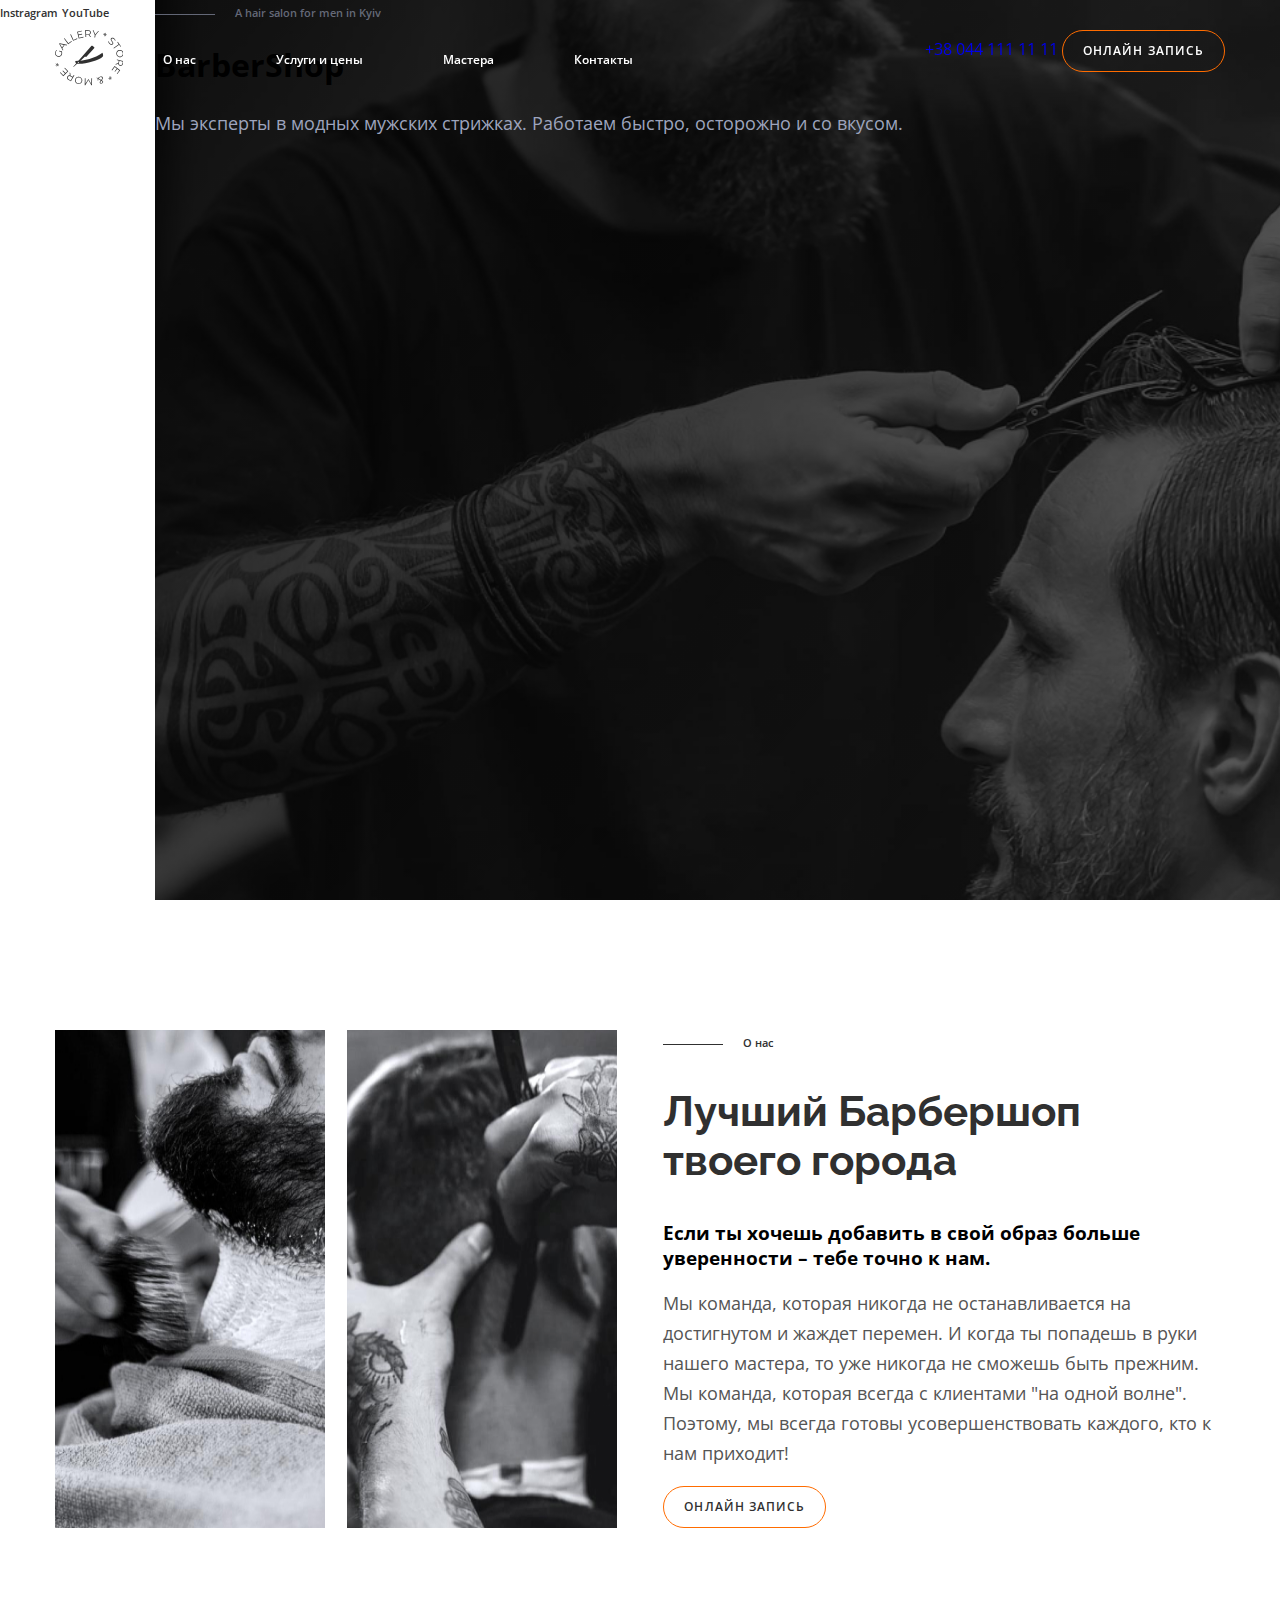
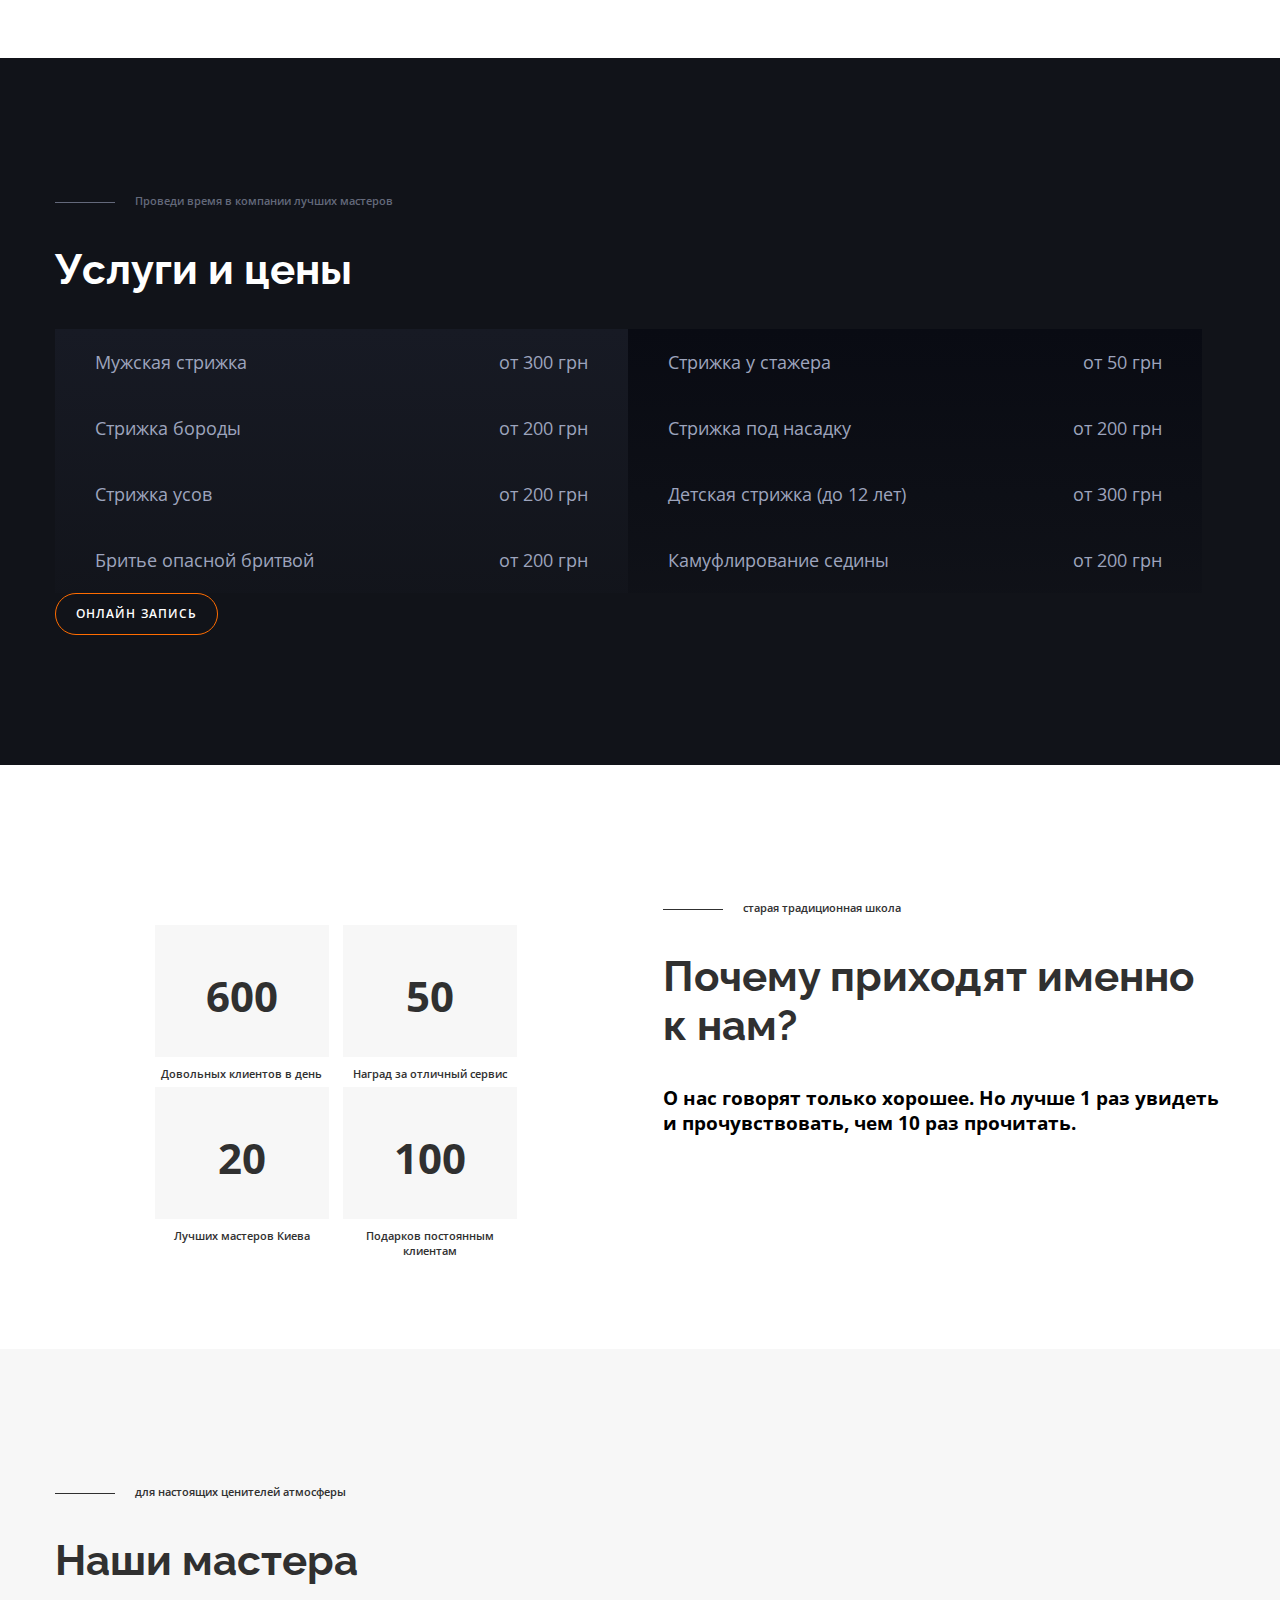
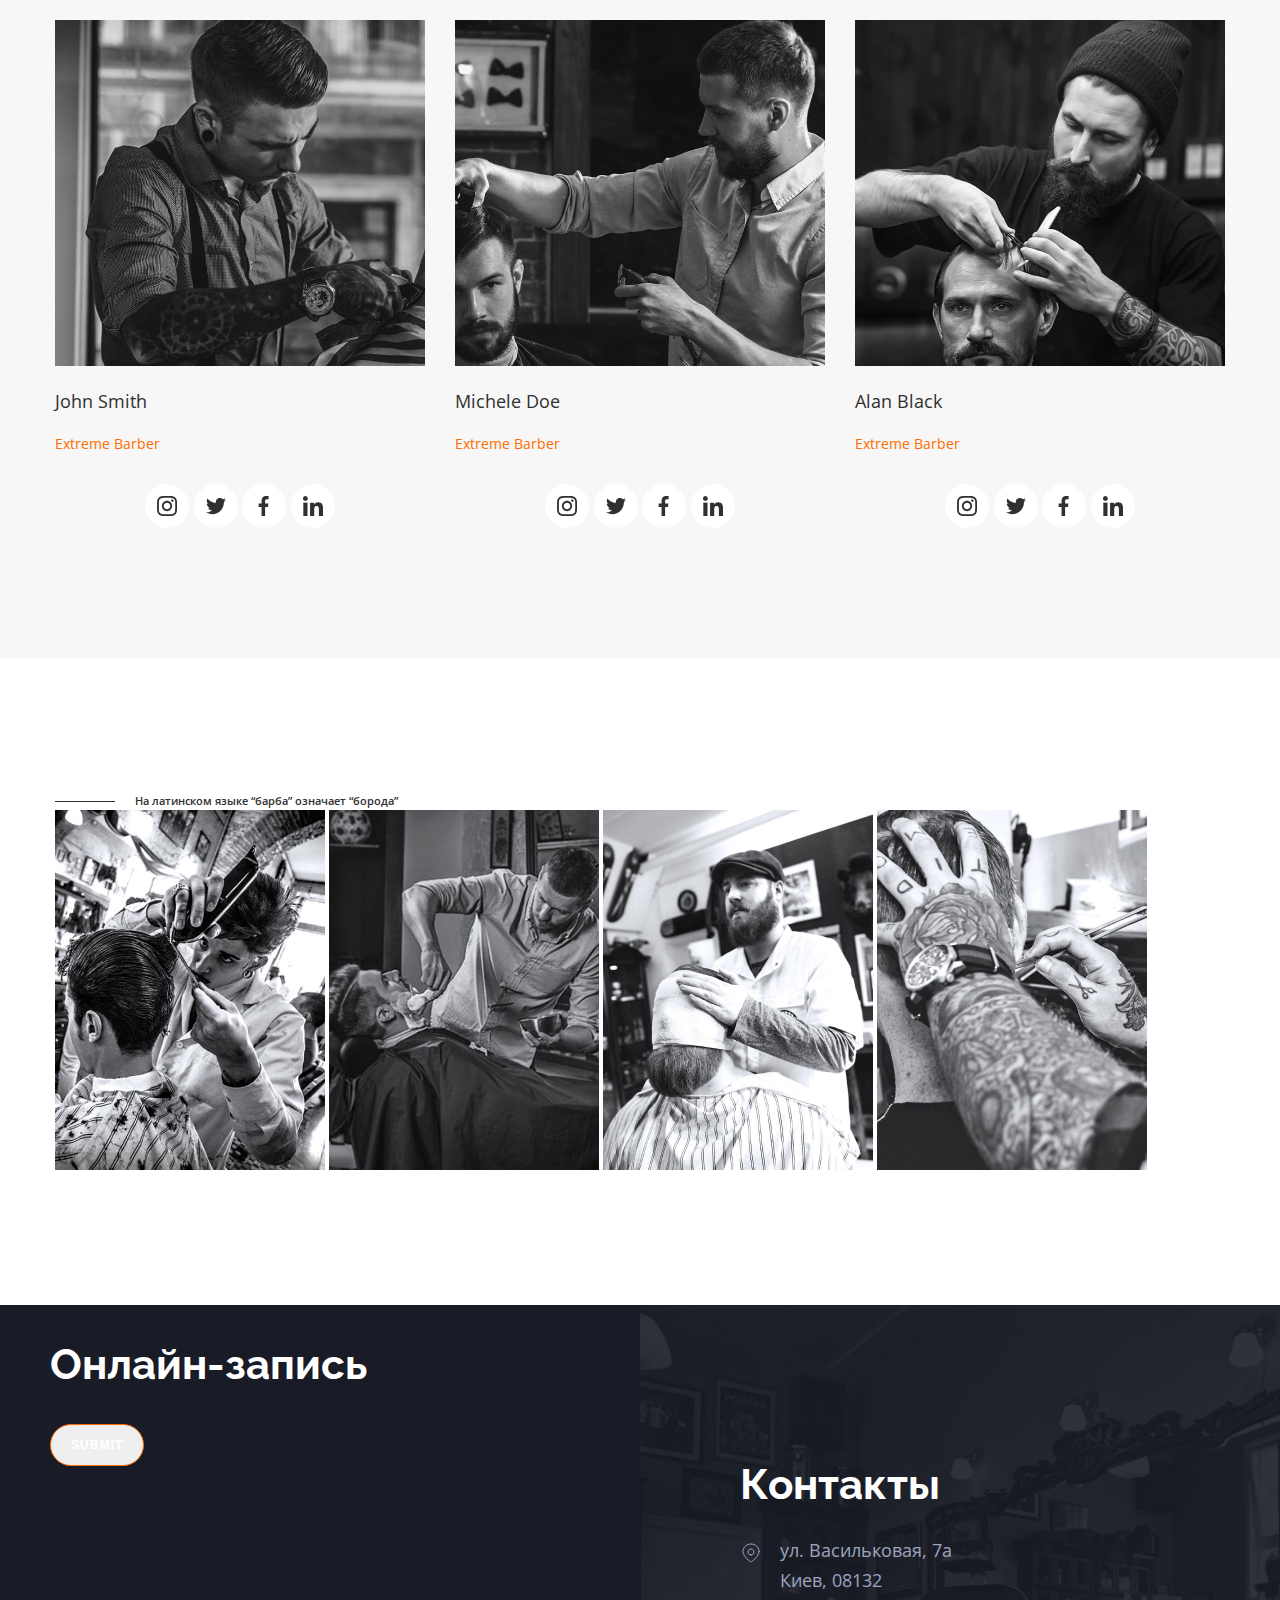
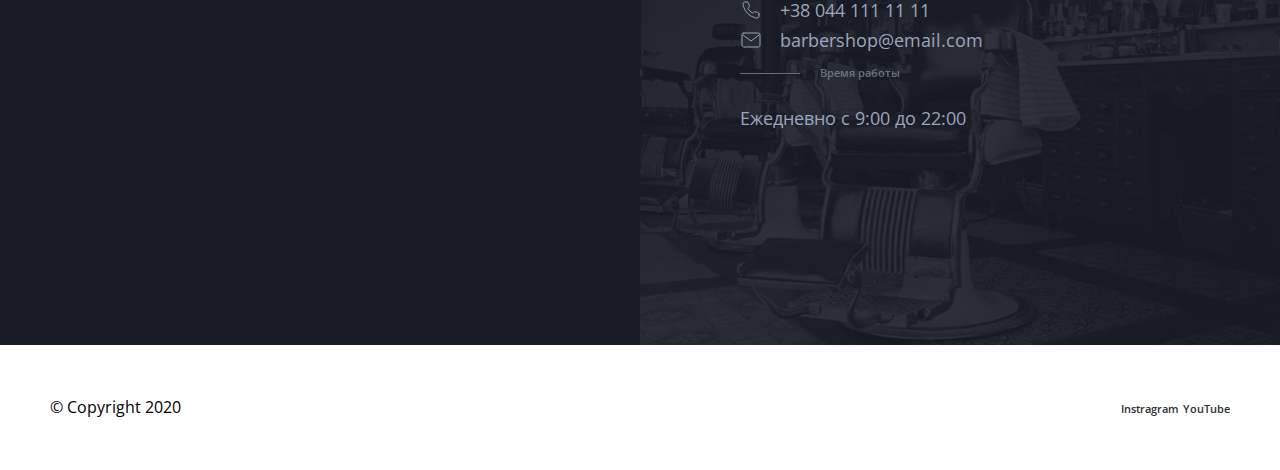
<file: index.html>
<!DOCTYPE html>
<html lang="ru">
<head>
    <meta charset="UTF-8">
    <meta http-equiv="X-UA-Compatible" content="IE=edge">
    <meta name="viewport" content="width=device-width, initial-scale=1.0">
    <title>Document</title>
    <link rel="preconnect" href="https://fonts.googleapis.com">
    <link rel="preconnect" href="https://fonts.gstatic.com" crossorigin>
    <link href="https://fonts.googleapis.com/css2?family=Open+Sans:wght@400;600;700&family=Raleway:wght@400;600&display=swap" rel="stylesheet">
    <link rel="stylesheet" href="./css/style.css">
</head>
<body>
    
    <header class="header">
        
        <!-- Sidebar -->
        <aside class="sidebar">
            <div class="social-box">
                <a href="#" class="social-link">Instragram</a>
                <a href="#" class="social-link">YouTube</a>
            </div>
        </aside>

        <!-- Navbar -->
        <nav class="navbar">
            <div class="nav-holder">
                <svg class="logo-img">
                    <use href='./images/icons/sprite.svg#icon-logo'></use>
                </svg>
                <ul class="nav-links">
                    <li><a href="#about-section" class="nav-link" >О нас</a></li>
                    <li><a href="#price-section" class="nav-link" >Услуги и цены</a></li>
                    <li><a href="#masters-section" class="nav-link" >Мастера</a></li>
                    <li><a href="#footer" class="nav-link" >Контакты</a></li>
                </ul>
            </div>
            <div class="btn-box">
                <a href="tel:+380441111111" class="phone-link">+38 044 111 11 11</a>
                <a href="#footer" class="primary-btn">Онлайн запись</a>
            </div>
        </nav>


        <!-- Slider -->
        <div class="slider">
            <div class="slide">
                <span lang="en" class="suptitle-secondary">A hair salon for men in Kyiv</span>
                <h1 class="hero-title">BarberShop</h1>
                <p class="hero-description">Мы эксперты в модных мужских стрижках. 
                    Работаем быстро, осторожно и со вкусом.</p>
            </div>
            <!-- <div class="slide">
                <span lang="en" class="suptitle-secondary">A hair salon for men in Kyiv</span>
                <h1 class="hero-title">BarberShop</h1>
                <p class="hero-description">Мы эксперты в модных мужских стрижках. 
                    Работаем быстро, осторожно и со вкусом.</p>
            </div>
            <div class="slide">
                <span lang="en" class="suptitle-secondary">A hair salon for men in Kyiv</span>
                <h1 class="hero-title">BarberShop</h1>
                <p class="hero-description">Мы эксперты в модных мужских стрижках. 
                    Работаем быстро, осторожно и со вкусом.</p>
            </div> -->
        </div>

    </header>


    <!-- Main content -->
    <main class="layout">
        
        <!-- About Us -->
        <section class="section-box about-section" id="about-section">
            <div class="about_image-box">
                <img src="./images/About/img_1.jpg" alt="Намазываем пеной">
                <img src="./images/About/img_2.jpg" alt="А потом вот так опасной бритвой бреем">
            </div>
            <div class="description-container">
                <span class="suptitle-primary">О нас</span>
                <h2 class="section-title">Лучший Барбершоп
                    твоего города</h2>
                <h3 class="section-subtitle">Если ты хочешь добавить в свой образ больше уверенности – тебе точно к нам.</h3>
                <p class="section-description">Мы команда, которая никогда не останавливается на достигнутом 
                    и жаждет перемен. И когда ты попадешь в руки нашего мастера, 
                    то уже никогда не сможешь быть прежним. Мы команда, которая всегда с клиентами "на одной волне". Поэтому, мы всегда готовы усовершенствовать каждого, кто к нам приходит!</p>
                <a href="#footer" class="primary-btn darken">Онлайн запись</a>
            </div>
        </section>

        <!-- Price -->
        <section class="section-box price-section" id="price-section">
            <span class="suptitle-secondary">Проведи время в компании лучших мастеров</span>
            <h2 class="section-title lighten">Услуги и цены</h2>
            <div class="price-box">
                <ul class="price-list">
                    <li class="price-item">
                        <p>Мужская стрижка</p>
                        <span>от 300 грн</span>
                    </li>
                    <li class="price-item">
                        <p>Стрижка бороды</p>
                        <span>от 200 грн</span>
                    </li>
                    <li class="price-item">
                        <p>Стрижка усов</p>
                        <span>от 200 грн</span>
                    </li>
                    <li class="price-item">
                        <p>Бритье опасной бритвой</p>
                        <span>от 200 грн</span>
                    </li>
                </ul>
                <ul class="price-list">
                    <li class="price-item">
                        <p>Cтрижка у стажера</p>
                        <span>от 50 грн</span>
                    </li>
                    <li class="price-item">
                        <p>Стрижка под насадку</p>
                        <span>от 200 грн</span>
                    </li>
                    <li class="price-item">
                        <p>Детская стрижка (до 12 лет)</p>
                        <span>от 300 грн</span>
                    </li>
                    <li class="price-item">
                        <p>Камуфлирование седины</p>
                        <span>от 200 грн</span>
                    </li>
                </ul>
                
            </div>
            <a href="#footer" class="primary-btn">Онлайн запись</a>
        </section>

        <!-- Why Us -->
        <section class="section-box why-us_section" id="why-section">
            <div class="number-container">
                <div class="number-box">
                    <p>600</p>
                    <span>Довольных клиентов в день</span>
                </div>
                <div class="number-box">
                    <p>50</p>
                    <span>Наград за отличный сервис </span>
                </div>
                <div class="number-box">
                    <p>20</p>
                    <span>Лучших мастеров Киева </span>
                </div>
                <div class="number-box">
                    <p>100</p>
                    <span>Подарков постоянным клиентам</span>
                </div>
            </div>
            <div class="description-container">
                <span class="suptitle-primary">старая традиционная школа</span>
                <h2 class="section-title">Почему приходят именно к нам?</h2>
                <h3 class="section-subtitle">О нас говорят только хорошее. Но лучше 1 раз увидеть и прочувствовать, чем 10 раз прочитать. </h3>
            </div>
        </section>

        <!-- Our masters -->
        <section class="section-box master-box" id="masters-section">
            <span class="suptitle-primary">для настоящих ценителей атмосферы</span>
            <h2 class="section-title">Наши мастера</h2>
            <ul class="masters-list">
                <li class="master-card">
                    <img src="./images/Masters/img1.jpg" alt="John Smith photo">
                    <p>John Smith</p>
                    <span>Extreme Barber</span>
                    <div class="master-social-box">
                        <a href="" class="master-social-link">
                            <svg>
                                <use href='./images/icons/sprite.svg#icon-instagram' ></use>
                            </svg>
                        </a>
                        <a href="" class="master-social-link">
                            <svg>
                                <use href='./images/icons/sprite.svg#icon-twitter' ></use>
                            </svg>
                        </a>
                        <a href="" class="master-social-link">
                            <svg>
                                <use href='./images/icons/sprite.svg#icon-facebook' ></use>
                            </svg>
                        </a>
                        <a href="" class="master-social-link">
                            <svg>
                                <use href='./images/icons/sprite.svg#icon-linkedin' ></use>
                            </svg>
                        </a>
                    </div>
                </li>
                <li class="master-card">
                    <img src="./images/Masters/img2.jpg" alt="Michele Doe photo">
                    <p>Michele Doe</p>
                    <span>Extreme Barber</span>
                    <div class="master-social-box">
                        <a href="" class="master-social-link">
                            <svg>
                                <use href='./images/icons/sprite.svg#icon-instagram' ></use>
                            </svg>
                        </a>
                        <a href="" class="master-social-link">
                            <svg>
                                <use href='./images/icons/sprite.svg#icon-twitter' ></use>
                            </svg>
                        </a>
                        <a href="" class="master-social-link">
                            <svg>
                                <use href='./images/icons/sprite.svg#icon-facebook' ></use>
                            </svg>
                        </a>
                        <a href="" class="master-social-link">
                            <svg>
                                <use href='./images/icons/sprite.svg#icon-linkedin' ></use>
                            </svg>
                        </a>
                    </div>
                </li>
                <li class="master-card">
                    <img src="./images/Masters/img3.jpg" alt="Alan Black photo">
                    <p>Alan Black</p>
                    <span>Extreme Barber</span>
                    <div class="master-social-box">
                        <a href="" class="master-social-link">
                            <svg>
                                <use href='./images/icons/sprite.svg#icon-instagram' ></use>
                            </svg>
                        </a>
                        <a href="" class="master-social-link">
                            <svg>
                                <use href='./images/icons/sprite.svg#icon-twitter' ></use>
                            </svg>
                        </a>
                        <a href="" class="master-social-link">
                            <svg>
                                <use href='./images/icons/sprite.svg#icon-facebook' ></use>
                            </svg>
                        </a>
                        <a href="" class="master-social-link">
                            <svg>
                                <use href='./images/icons/sprite.svg#icon-linkedin' ></use>
                            </svg>
                        </a>
                    </div>
                </li>
            </ul>
        </section>

        <!-- Gallery -->
        <section class="section-box">
            <span class="suptitle-primary">На латинском языке “барба” означает “борода”</span>
            <div class="image-gallery">
                <img src="./images/Gallery/image-1.jpg" alt="Стрижка машинкой">
                <img src="./images/Gallery/image-2.jpg" alt="Намазывание пеной">
                <img src="./images/Gallery/image-3.jpg" alt="Пропаривание лица">
                <img src="./images/Gallery/image-4.jpg" alt="Стрижка опасной бритвой">
            </div>
        </section>

    </main>

    <!-- Footer -->
    <footer class="footer" id="footer">
        <div class="footer-form">
            <h2 class="section-title lighten">Онлайн-запись</h2>
            <form action="">
                <input type='submit' class="primary-btn"/>
            </form>
        </div> 
        <div class="footer-contacts">
            <h2 class="section-title lighten">Контакты</h2>
            <div class="contacts-box">
                <adress>ул. Васильковая, 7а<br>
                Киев, 08132
                </adress>
                <a href="tel:">+38 044 111 11 11</a>
                <a href="mailto:">barbershop@email.com</a>
            </div>

            <div class="schedule-box">
                <span class="suptitle-secondary">Время работы</span>
                <p>Ежедневно с 9:00 до 22:00</p>
            </div>

        </div>
    </footer>
    
    <div class="copyright">
        <p class="copy-text">&copy; Copyright <span>2020</span></p>
        <div class="social-box">
            <a href="#" class="social-link">Instragram</a>
            <a href="#" class="social-link">YouTube</a>
        </div>
    </div>

</body>
</html>
</file>
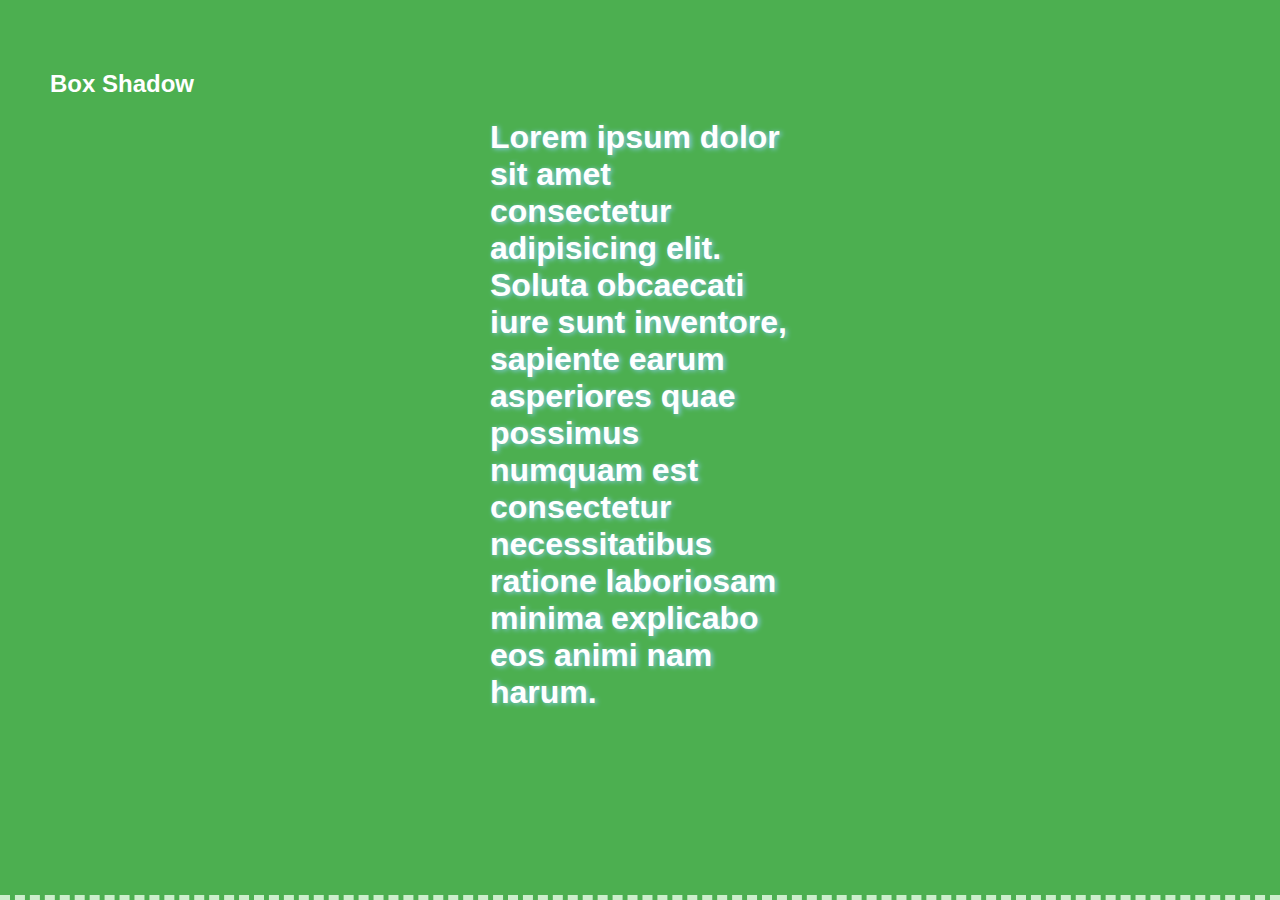
<file: Examples/index.html>
<!DOCTYPE html>
<html lang="en">
<head>
    <meta charset="UTF-8">
    <meta http-equiv="X-UA-Compatible" content="IE=edge">
    <meta name="viewport" content="width=device-width, initial-scale=1.0">
    <title>Code Sandbox</title>
    <link rel='stylesheet' href="./css/style.css"/>
</head>
<body>
    <!-- <h1>Lesson 7</h1>
    <ul>
        <li><p>Images</p></li>
        <li><p>Backgrounds</p></li>
        <li><p>Pseudoelements/classes</p></li>
        <li><p>Gradients</p></li>
        <li><p>Box Shadow</p></li> 
    </ul>



    <section id="first">
        <h2>Backgrounds</h2>

        <div class="background-box">

        </div>


    </section> -->


    <!-- Pseudoelements/classes -->
    <!-- <section id="second">
        <h2>Pseudoelements/classes</h2>

        <div class="pseudo-box">
            <span>Pseudoelements!</span>
        </div>
    </section> -->


    <!-- Gradients -->
    <!-- <section id="third">
        <h2>Gradients</h2>
        
        <div class="gradient-box"></div>
    </section> -->


    <!-- Box Shadow -->
    <section id="fourth">
        <h2>Box Shadow</h2>

        <div class="shadow-box">
            <h1>
                Lorem ipsum dolor sit amet consectetur adipisicing elit. Soluta obcaecati iure sunt inventore, sapiente earum asperiores quae possimus numquam est consectetur necessitatibus ratione laboriosam minima explicabo eos animi nam harum.
            </h1>
        </div>
    </section>

</body>
</html>
</file>
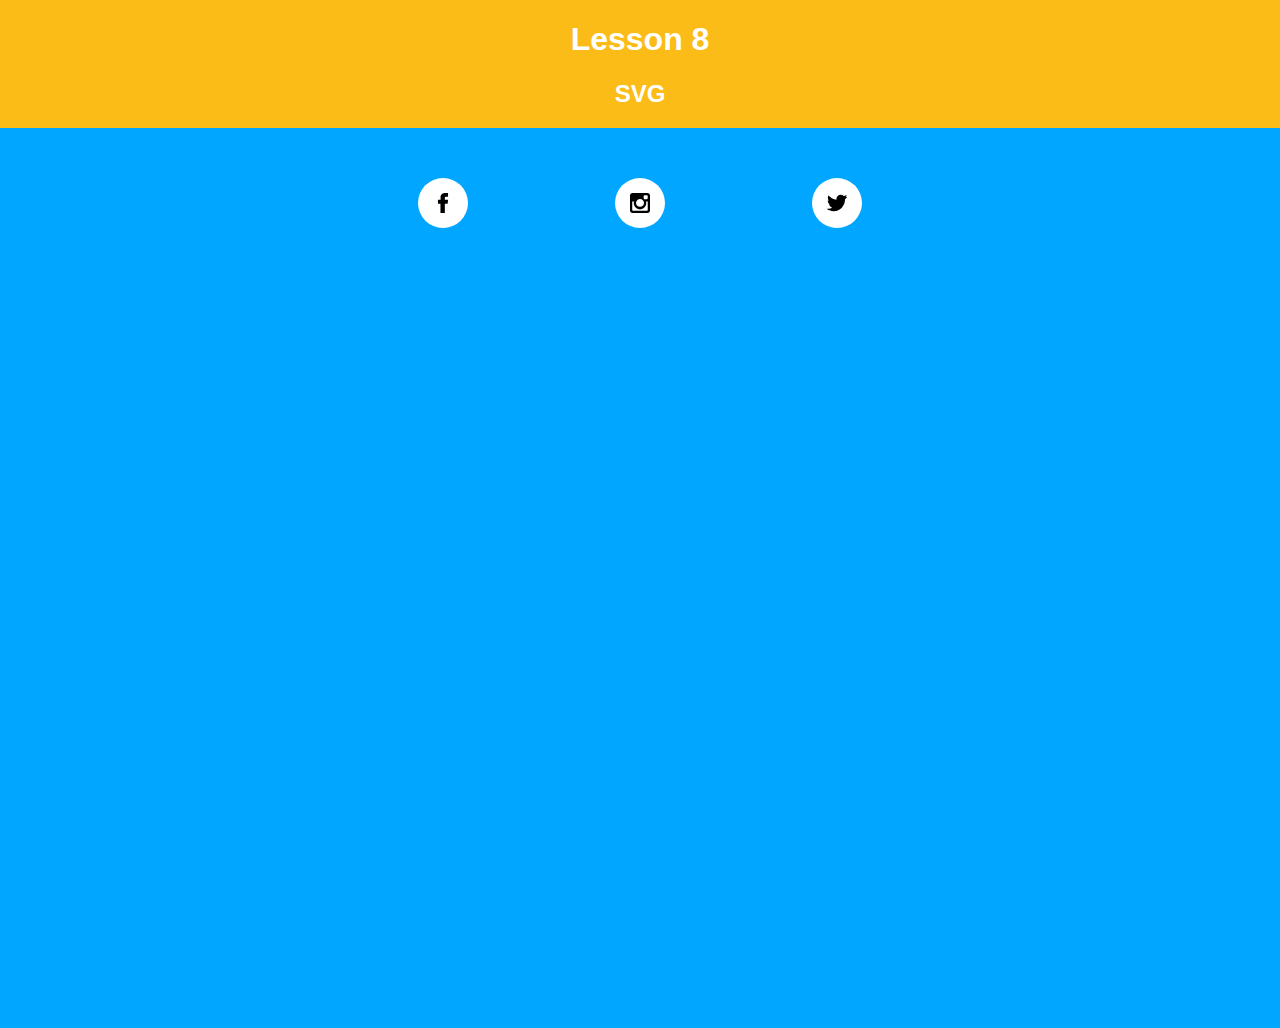
<file: Examples/08/index.html>
<!DOCTYPE html>
<html lang="en">
<head>
    <meta charset="UTF-8">
    <meta http-equiv="X-UA-Compatible" content="IE=edge">
    <meta name="viewport" content="width=device-width, initial-scale=1.0">
    <title>Code Sandbox</title>
    <link rel='stylesheet' href="./css/style.css"/>
</head>
<body>
    <header>
        <h1>Lesson 8</h1>
        <h2>SVG</h2>
    </header>


    <footer>
        <div class="footer-wrapper">
            <a href="#" class="social-link facebook">
                <svg>
                    <use href='./images/sprite.svg#icon-facebook' ></use>
                </svg>
            </a>
            <a href="#" class="social-link instagram">
                <svg>
                    <use href='images/sprite.svg#icon-instagram' ></use>
                </svg>
            </a>
            <a href="#" class="social-link twitter">
                <svg>
                    <use href='images/sprite.svg#icon-twitter'></use>
                </svg>
            </a>
        </div>
    </footer>


</body>
</html>
</file>
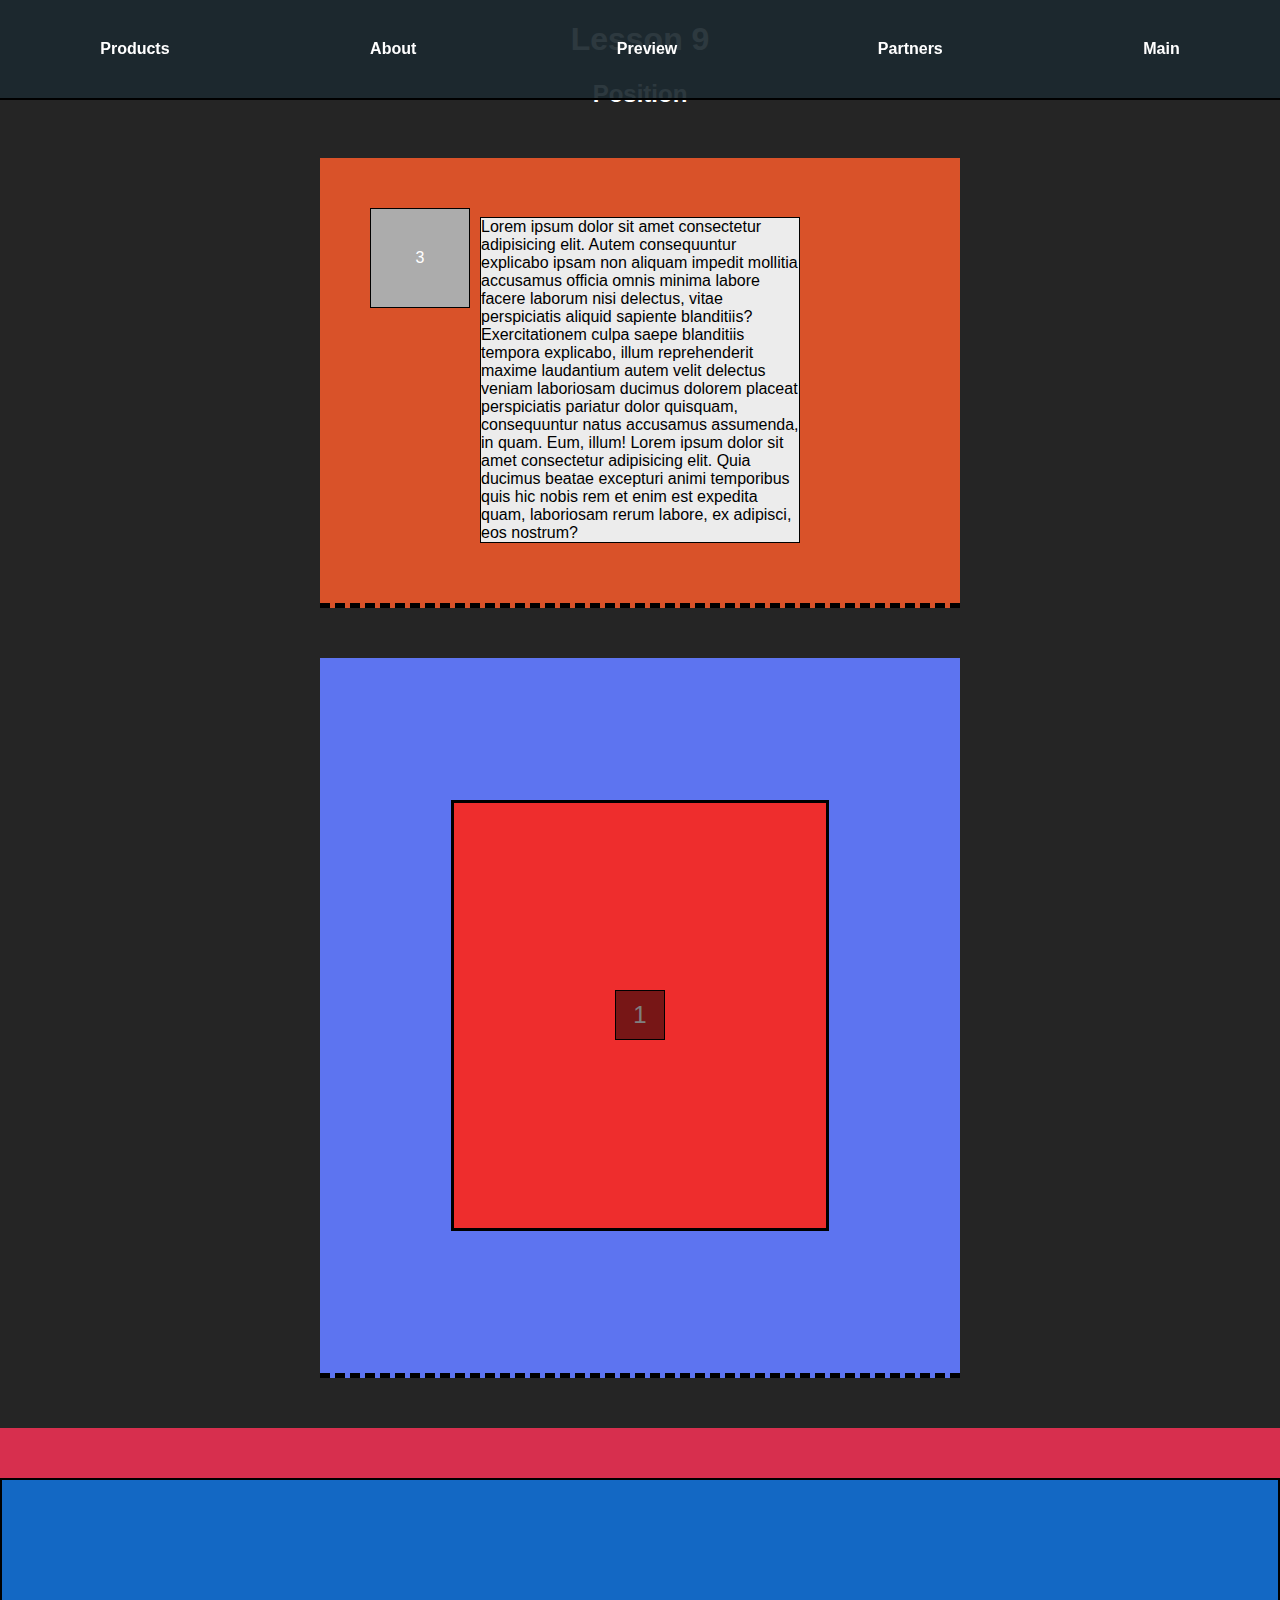
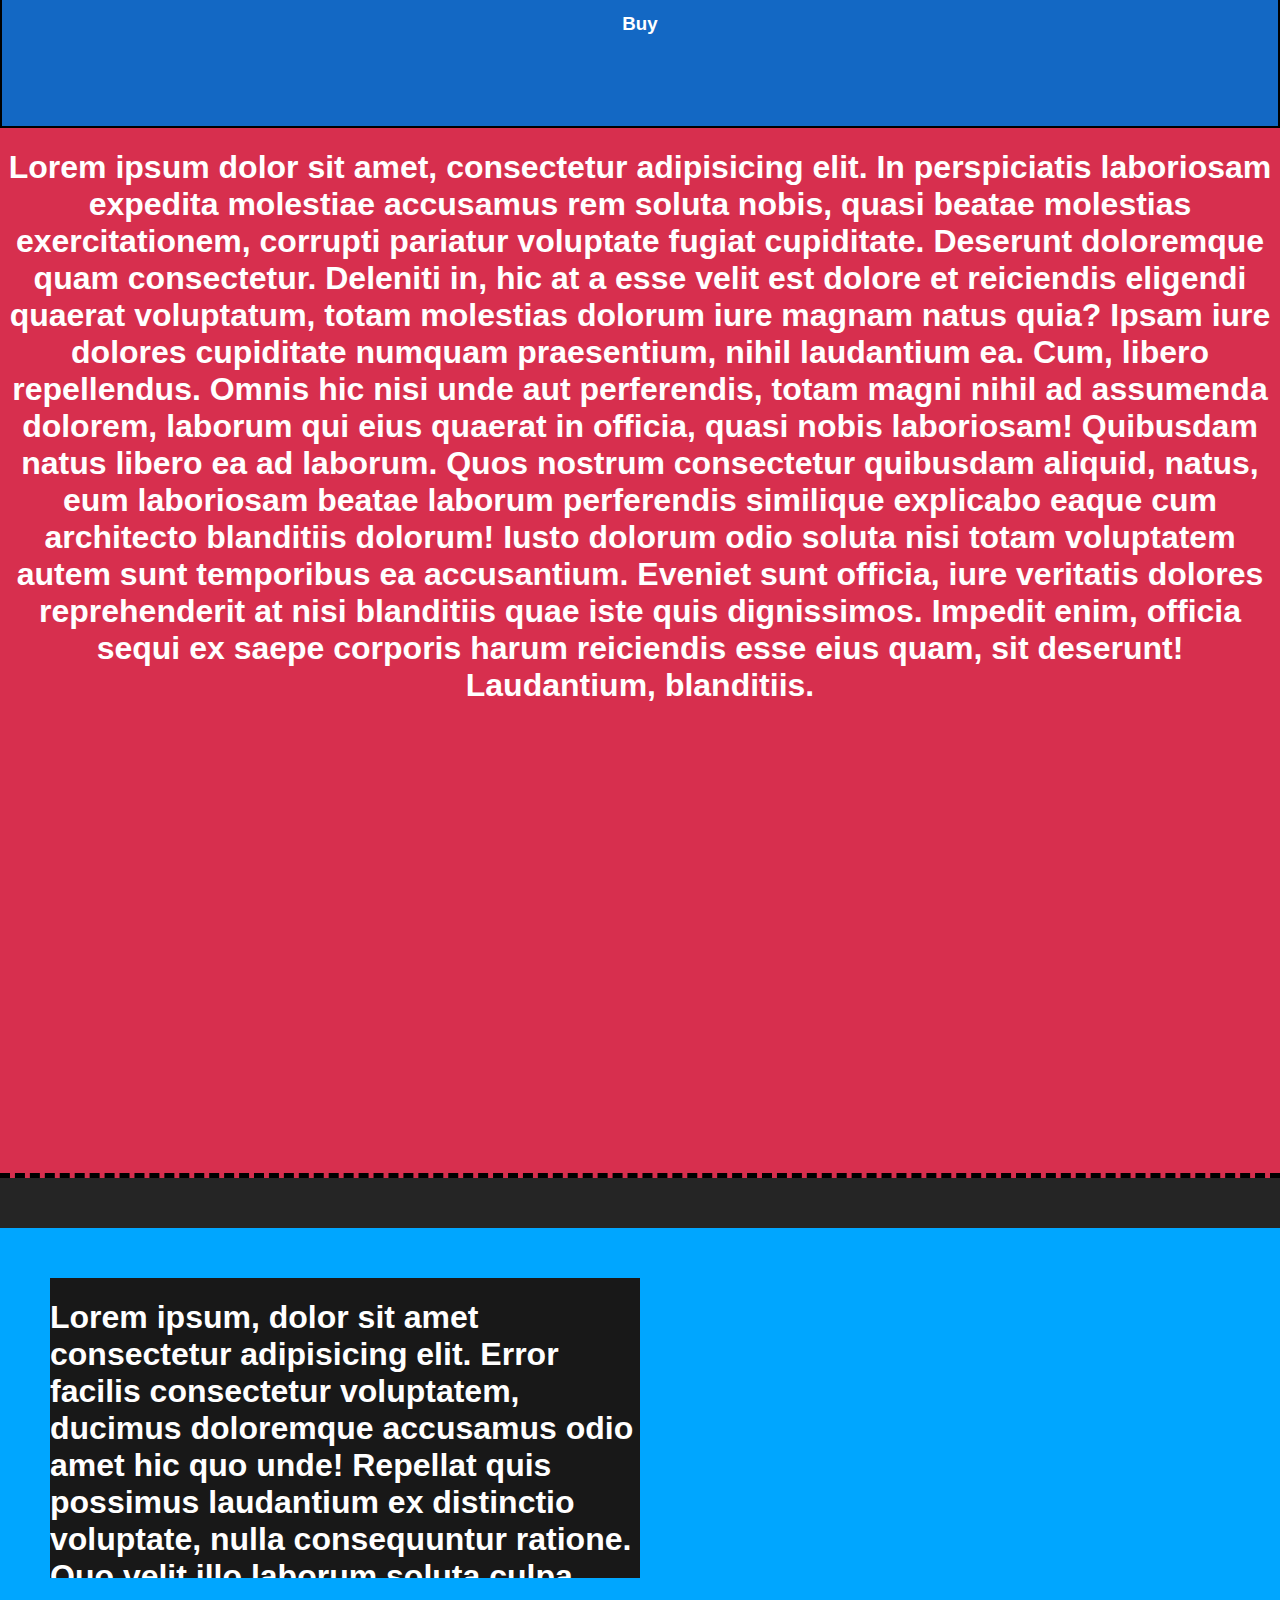
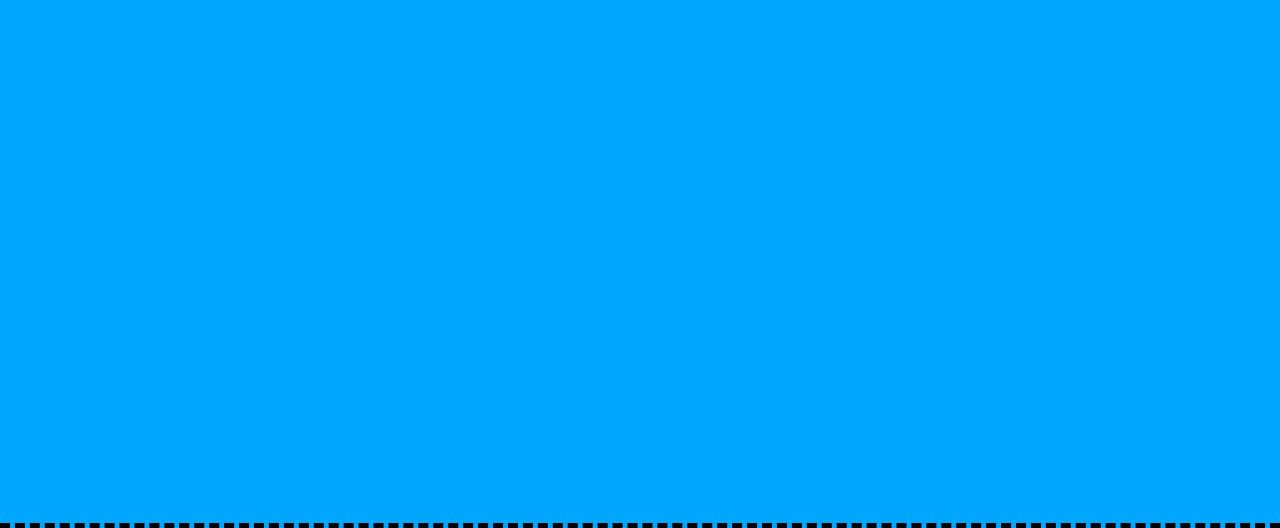
<file: Examples/09/index.html>
<!DOCTYPE html>
<html lang="en">
<head>
    <meta charset="UTF-8">
    <meta http-equiv="X-UA-Compatible" content="IE=edge">
    <meta name="viewport" content="width=device-width, initial-scale=1.0">
    <title>Code Sandbox</title>
    <link rel='stylesheet' href="./css/style.css"/>
</head>
<body>
    <header>
        <h1>Lesson 9</h1>
        <h2>Position</h2>
    </header>

    <section class="relative-container">
        <div class="relative-box">Lorem ipsum dolor sit amet consectetur adipisicing elit. Autem consequuntur explicabo ipsam non aliquam impedit mollitia accusamus officia omnis minima labore facere laborum nisi delectus, vitae perspiciatis aliquid sapiente blanditiis?
        Exercitationem culpa saepe blanditiis tempora explicabo, illum reprehenderit maxime laudantium autem velit delectus veniam laboriosam ducimus dolorem placeat perspiciatis pariatur dolor quisquam, consequuntur natus accusamus assumenda, in quam. Eum, illum! Lorem ipsum dolor sit amet consectetur adipisicing elit. Quia ducimus beatae excepturi animi temporibus quis hic nobis rem et enim est expedita quam, laboriosam rerum labore, ex adipisci, eos nostrum?</div>
        <div class="relative-box">2</div>
        <div class="relative-box">3</div>
    </section>


    <section class="relative-steps">
        <div class="first">1
            <div class="absolute-box"></div>
        </div>
    </section>

    <section class="sticky-container">
        <div class="preview-banner">
            <h3>Buy</h3>
        </div>
        <div class="sticky-box">
            <a href="#">Products</a>
            <a href="#">About</a>
            <a href="#">Preview</a>
            <a href="#">Partners</a>
            <a href="#">Main</a>
        </div>
        <h1>Lorem ipsum dolor sit amet, consectetur adipisicing elit. In perspiciatis laboriosam expedita molestiae accusamus rem soluta nobis, quasi beatae molestias exercitationem, corrupti pariatur voluptate fugiat cupiditate. Deserunt doloremque quam consectetur.
        Deleniti in, hic at a esse velit est dolore et reiciendis eligendi quaerat voluptatum, totam molestias dolorum iure magnam natus quia? Ipsam iure dolores cupiditate numquam praesentium, nihil laudantium ea.
        Cum, libero repellendus. Omnis hic nisi unde aut perferendis, totam magni nihil ad assumenda dolorem, laborum qui eius quaerat in officia, quasi nobis laboriosam! Quibusdam natus libero ea ad laborum.
        Quos nostrum consectetur quibusdam aliquid, natus, eum laboriosam beatae laborum perferendis similique explicabo eaque cum architecto blanditiis dolorum! Iusto dolorum odio soluta nisi totam voluptatem autem sunt temporibus ea accusantium.
        Eveniet sunt officia, iure veritatis dolores reprehenderit at nisi blanditiis quae iste quis dignissimos. Impedit enim, officia sequi ex saepe corporis harum reiciendis esse eius quam, sit deserunt! Laudantium, blanditiis.</h1>
    </section>

    <section>
        <div class="overflow-box">
            <h1>Lorem ipsum, dolor sit amet consectetur adipisicing elit. Error facilis consectetur voluptatem, ducimus doloremque accusamus odio amet hic quo unde! Repellat quis possimus laudantium ex distinctio voluptate, nulla consequuntur ratione.
            Quo velit illo laborum soluta culpa molestiae iusto possimus aliquid excepturi dicta, similique repellendus? Nam exercitationem velit accusantium, libero odio debitis modi, tenetur, deserunt at quod facere minus suscipit ducimus. Lorem ipsum dolor sit amet, consectetur adipisicing elit. Ipsum amet nemo obcaecati in, vero porro provident optio, praesentium pariatur officia quia molestiae modi perspiciatis eum facilis laudantium quos id velit.
            Itaque odio maiores, blanditiis iste incidunt quidem natus. Amet accusamus rem consectetur nisi, eius fuga repellendus facilis perspiciatis quidem vitae et quae, quisquam blanditiis totam atque. Voluptates iure dolorem autem?</h1>
        </div>
    </section>

</body>
</html>
</file>
<file: css/style.css>
:root{
    --primary-color         : #FF6C00;  /*Основной цвет сайта, используется для кнопок и рамочек */
    --secondary-color       : #191C26;

    --text-primary          : #303030;
    --text-secondary        : #9DA4BD;
    --text-primary-lighten  :    #555;
}

body{
    font-family: 'Open Sans', sans-serif;
    margin: 0;
} 

*{
    box-sizing: border-box;
}

ul{
    list-style: none;
    margin: 0;
    padding: 0;
}

a{
    text-decoration: none;
}

.suptitle-primary, .suptitle-secondary{
    font-weight: 600;
    font-size: 11px;
    line-height: 15px;
    color: var(--text-primary);
}

.suptitle-secondary{
    color: #9DA4BD99;
}

.suptitle-primary::before,
.suptitle-secondary::before{
    width: 60px;
    height: 1px;
    background: #9DA4BD99;
    content: '';
    display: inline-block;
    margin-right: 20px;
    vertical-align: middle;
}

.suptitle-primary::before{
    background: rgba(48, 48, 48, 1);
}

h2.section-title{
    font-family: 'Raleway';
    font-weight: bold;
    font-size: 42px;
    color: var(--text-primary);
}


h2.section-title.lighten{
    color: #fff;
}

.hero-description{
    color: var(--text-secondary);
    font-weight: normal;
    font-size: 18px;
    line-height: 30px;
}

.header{
    height: 100vh;
    width: 100%;
    display: flex;
    flex-wrap: wrap;
}



/* Navbar styles here */
nav.navbar{
    width: 100%;
    padding-top: 30px;
    display: flex;
    justify-content: space-between;
    position: fixed;
    top: 0;
    padding: 30px 55px 0 55px;
    box-sizing: border-box;
}

.logo-img{
    width: 68px;
    height: 56px;
    fill: rgba(48, 48, 48, 1);
}

.nav-holder{
    display: flex;
    align-items: center;
    height: 56px;
}
nav.navbar .btn-box{
}

.nav-links{
    display: flex;
}

.nav-links li{
    margin: 0 40px;
}
a.nav-link{
    font-weight: 600;
    font-size: 12px;
    line-height: 16px;
    color: #fff;
}

a.nav-link:hover, 
.social-link:hover {
    color: var(--primary-color);
}

/* Main styles here */

.section-box{
    width: 100%;
    padding: 130px 55px;
}

.about-section, .why-us_section{
    display: flex;
    justify-content: space-between;

}

.about_image-box{
    display: flex;
    justify-content: space-between;
    width: 48%;
}
.about_image-box img{
    width: 48%;
}

.description-container{
    width: 48%;
}
p.section-description{
    font-weight: normal;
    font-size: 18px;
    line-height: 30px;
    color: var(--text-primary-lighten);
}

.social-link{
    font-weight: 600;
    font-size: 11px;
    line-height: 15px;
    color: var(--text-primary);
}

.primary-btn{
    font-weight: 600;
    font-size: 12px;
    line-height: 16px;
    letter-spacing: 0.09em;
    text-transform: uppercase;
    border: 1px solid #FF6C00;
    display: inline-block;
    box-sizing: border-box;
    border-radius: 25px;
    padding: 12px 20px;
    color: #fff;
}

.primary-btn.darken{
    color: var(--text-primary);
}

.slider{
    width: calc(100% - 155px);
    background-image: linear-gradient(
        310deg
        , rgb(0 0 0 / 21%), #000000d4), url(../images/Slider/Slider_img-1.jpg);
    background-repeat: no-repeat;
    background-size: cover;
    background-attachment: fixed;
}

.sidebar{
    width: 155px;
    height: 100vh;
    background-color: #fff;
}

/* Price styles */
.price-section{
background-image: url(../images/Price/bg.png);
background-color: rgba(17, 19, 25, 1);
background-size: cover;
background-repeat: no-repeat;
background-attachment: fixed;

}

.price-list{
    width: 49%;
    display: flex;
    flex-wrap: wrap;
}

.price-box{
    display: flex;
}

.price-list:nth-child(odd){
    background: linear-gradient(180deg, #171A24 0%, rgba(23, 26, 36, 0.2) 100%);
}

.price-list:nth-child(even){
    background: linear-gradient(180deg, #090B13 0%, rgba(9, 11, 19, 0.2) 100%);
}

.price-item{
    width: 100%;
    display: flex;
    justify-content: space-between;
    align-items: center;
    padding: 0 40px;
}

.price-item p, .price-item span{
    font-size: 18px;
    line-height: 30px;
    color: var(--text-secondary);
}


/* Why us styles here */
.number-container{
    display: flex;
    flex-wrap: wrap;
    justify-content: space-between;
    width: 48%;
    padding: 0 100px;
}
.number-box{
    background: #F7F7F7;
    min-width: 170px;
    width: 48%;
    height: 132px;
    margin-top: 30px;
}

.number-box p, .number-box span{
    display: block;
    font-weight: bold;
    font-size: 42px;
    line-height: 57px;
    text-align: center;
    color: var(--text-primary);
}

.number-box span{
    font-style: normal;
    font-weight: 600;
    font-size: 11px;
    line-height: 15px;
}

/* Masters styles here */
.master-box{
    background-color: rgba(247, 247, 247, 1);
}

.masters-list{
    display: flex;
    justify-content: space-between;
    flex-basis: 300px;
}

.master-card p{
    font-size: 18px;
    line-height: 25px;
    color: var(--text-primary);
}

.master-card span{
    font-size: 14px;
    line-height: 19px;
    text-align: center;
    color: #FF6C00;
}

.master-social-box{
    width: 100%;
    display: flex;
    justify-content: space-between;
    padding: 0 90px;
    margin-top: 30px;
}

.master-social-link{
    width: 44px;
    height: 44px;
    background-color: #fff;
    border-radius: 50%;
    display: flex;
    align-items: center;
    justify-content: center;
}

.master-social-link:hover svg,
.master-social-link:focus svg{
    fill: var(--primary-color);
}

.master-social-link svg{
    height: 20px;
    fill: rgba(48, 48, 48, 1);
}

/* Footer styles here */

.footer{
    width: 100%;
    min-height: 640px;
    height: auto;
    background-color: var(--secondary-color);
    padding: 0 50px;
    display: flex;
    background-image: url(../images/Footer/footer-bg.png);
    background-size: 50% 100%;
    background-repeat: no-repeat;
    background-position: right top;
    color: var(--text-secondary);

}

.footer-form, .footer-contacts{
    width: 50%;
    height: inherit;
}

.footer-contacts{
    padding: 130px 105px 130px 100px;
}

.contacts-box{
    padding-left: 40px;
}

.contacts-box > adress{
    position: relative;
}
.contacts-box > adress::before,
.contacts-box > a::before{
    content: '';
    position: absolute;
    width: 24px;
    height: 24px;
    left: -41px;
    top: 3px;
}

.contacts-box > adress::before{
    background-image: url(../images/icons/map-pin.svg);
}

.contacts-box a:nth-of-type(1)::before{
    background-image: url(../images/icons/phone.svg);
}

.contacts-box a:nth-last-of-type(1)::before{
    background-image: url(../images/icons/mail.svg);
}


.contacts-box > a{
    position: relative;
    display: block;
    color: var(--text-secondary);
}

.copyright{
    width: 100%;
    min-height: 125px;
    height: auto;
    background-color: #fff;
    display: flex;
    justify-content: space-between;
    align-items: center;
    padding: 0 50px;
}

.footer-contacts{
    font-weight: normal;
    font-size: 18px;
    line-height: 30px;
    color: var(--text-secondary);
}
</file>
<file: Examples/css/style.css>
body{
    margin: 0;
    font-family: Arial, Helvetica, sans-serif;
    background-color: #121312;
    color: #fff;
}
*{
    box-sizing: border-box;
}
section{
    width: 100%;
    height: 100vh;
    padding: 50px;
    background-color: #ff9800;
    border-bottom: 5px dashed #cec;
}

#second{
    background-color: skyblue;
}

.pseudo-box{
    text-align: center;
}

.pseudo-box span::before{
    content: '';
    display: inline-block;
    width: 100px;
    border-top: 5px dashed #fff;
    margin-right: 20px;
    margin-bottom: 2px;
}

.pseudo-box span::after{
    content: '';
    display: inline-block;
    width: 100px;
    border-top: 5px dashed #fff;
    margin-left: 20px;
    margin-bottom: 2px;
}

.background-box{
    width: 90%;
    height: 55vh;
    margin: 0 auto;
    border: 5px dotted #cec;
    padding: 50px;
    background-color: #eef728;
    background-image:  url(../images/earth.png), url(../images/planet.png), url(../images/space.png);
    background-repeat: no-repeat;
    background-size: 20%, 20%, 100% 100%;
    background-position: right bottom, left 50px top 50px, center center;
    background-attachment: fixed;
    background-clip: content-box;
}


#third{
    background-color: #28f77e;
}

.gradient-box{
    width: 90%;
    height: 55vh;
    margin: 0 auto;
    border: 5px dotted #cec;
    padding: 50px;
    background-image: linear-gradient(58deg, rgb(0 0 0 / 38%), rgb(0 0 0 / 71%)), url(../images/dog.jpg);
}


#fourth{
    background-color: #4caf50;
}

.shadow-box{
    width: 300px;
    height: 300px;
    margin: 0 auto;
    text-shadow: 2px 1px 5px skyblue;
}
</file>
<file: Examples/08/css/style.css>
body{
    margin: 0;
    font-family: Arial, Helvetica, sans-serif;
    background-color: #fcbc18;
    color: #fff;
}
*{
    box-sizing: border-box;
    list-style-type: none;
}
header{
    text-align: center;
}

section, footer{
    width: 100%;
    height: 100vh;
    padding: 50px;
    background-color: #00a6ff;
}

.footer-wrapper{
    width: 50%;
    height: 50px;
    margin: 0 auto;
    display: flex;
    justify-content: space-around;
}

.social-link{
    width: 50px;
    height: 50px;
    background-color: #fff;
    border-radius: 50%;
    display: flex;
    justify-content: center;
    align-items: center;
}


/* .facebook{
 background-image: url(../images/facebook.svg);
 background-size: 20px 20px;
 background-repeat: no-repeat;
 background-position: center center;
}

.instagram{
 background-image: url(../images/instagram.svg);
 background-size: 20px 20px;
 background-repeat: no-repeat;
 background-position: center center;
}

.twitter{
 background-image: url(../images/twitter.svg);
 background-size: 20px 20px;
 background-repeat: no-repeat;
 background-position: center center;
} */

.facebook-ico{
    fill: rgb(245, 190, 8);
    width: 20px;
}
.social-link svg{       
    width: 20px;
    height: 20px;
}

.social-link:hover{
    background-color: #cec;
}

.social-link:focus svg,
.social-link:hover svg{
    fill: rgb(8, 245, 194);
}
.facebook-ico:hover,
.facebook-ico:focus{
    fill: rgb(217, 8, 245);
}
</file>
<file: Examples/09/css/style.css>
body{
    margin: 0;
    font-family: Arial, Helvetica, sans-serif;
    background-color: #252525;
    color: #fff;
}
*{
    box-sizing: border-box;
    list-style-type: none;
}
header{
    text-align: center;
}

section, footer{
    width: 100%;
    height: 100vh;
    padding: 50px;
    background-color: #00a6ff;
    margin-top: 50px;
    border-bottom: 5px dashed #000;
}
a{
    color: #fff;
    font-weight: 600;
    text-decoration: none;
}



/* ===============1st====================*/

 .relative-container{
    width: 50%;
    height: 50vh;
    background-color: #d95229;
    margin: 50px auto;
    position: relative;
}

.relative-box{
    border: 1px solid black;
    display: flex;
    justify-content: center;
    align-items: center;
    position: absolute;
}

.relative-container .relative-box:nth-child(1){
    width: auto;
    height: auto;
    background-color: #ececec;
    z-index: 100;
    color: #000;
    top: 50%;
    left: 50%;
    transform: translate(-50%, -50%);
}

.relative-container .relative-box:nth-child(2){
    width: 75px;
    height: 75px;
    background-color: #ebebec;
    color: #000;
    z-index: 200;


}
.relative-container .relative-box:nth-child(3){
    width: 100px;
    height: 100px;
    background-color: #acacac;
    z-index: 999;
} 

/*================2nd=====================*/

 .relative-steps{
    width: 50%;
    height: 80vh;
    margin: 0 auto;
    background-color: #5d74f0;
    display: flex;
    justify-content: center;
    align-items: center;
}

.relative-steps div{
    width: 70%;
    height: 70%;
    margin: 0 auto;
    border: 3px solid #000;
    font-size: 24px;
    display: flex;
    justify-content: center;
    align-items: center;
}
.first{
    background-color: #ee2d2d;
    position: relative;
}
.second{
    background-color: #ff7800;

}
.third{
    background-color: #fdca00;
}

div.absolute-box{
    width: 50px;
    height: 50px;
    background-color: rgba(0, 0, 0, 0.5);
    border: 1px solid #000;
    position: absolute;
    top: 50%;
    right: 50%;
    transform: translate(50%, -50%);
} 




/*==================3rd===================*/

.sticky-container{
    height: 150vh;
    background-color: #d72f4e;
    padding: 0;
    text-align: center;
    padding-top: 50px;
}

.sticky-container .preview-banner{
    width: 100%;
    height: 250px;
    line-height: 250px;
    background-color: #1368c4;
    border: 2px solid #000;
}

.sticky-container .sticky-box{
    width: 100%;
    height: 100px;
    background-color: #1b282feb;
    display: flex;
    justify-content: space-around;
    align-items: center;
    border-bottom: 2px solid #000;
    position: fixed;
    top: 0;
    z-index: 90;
} 


/* =========================4th========================= */


.overflow-box{
    width: 50%;
    height: 300px;
    background: rgb(24, 24, 24);
    overflow: auto;
    overflow-x: scroll;
}
</file>
